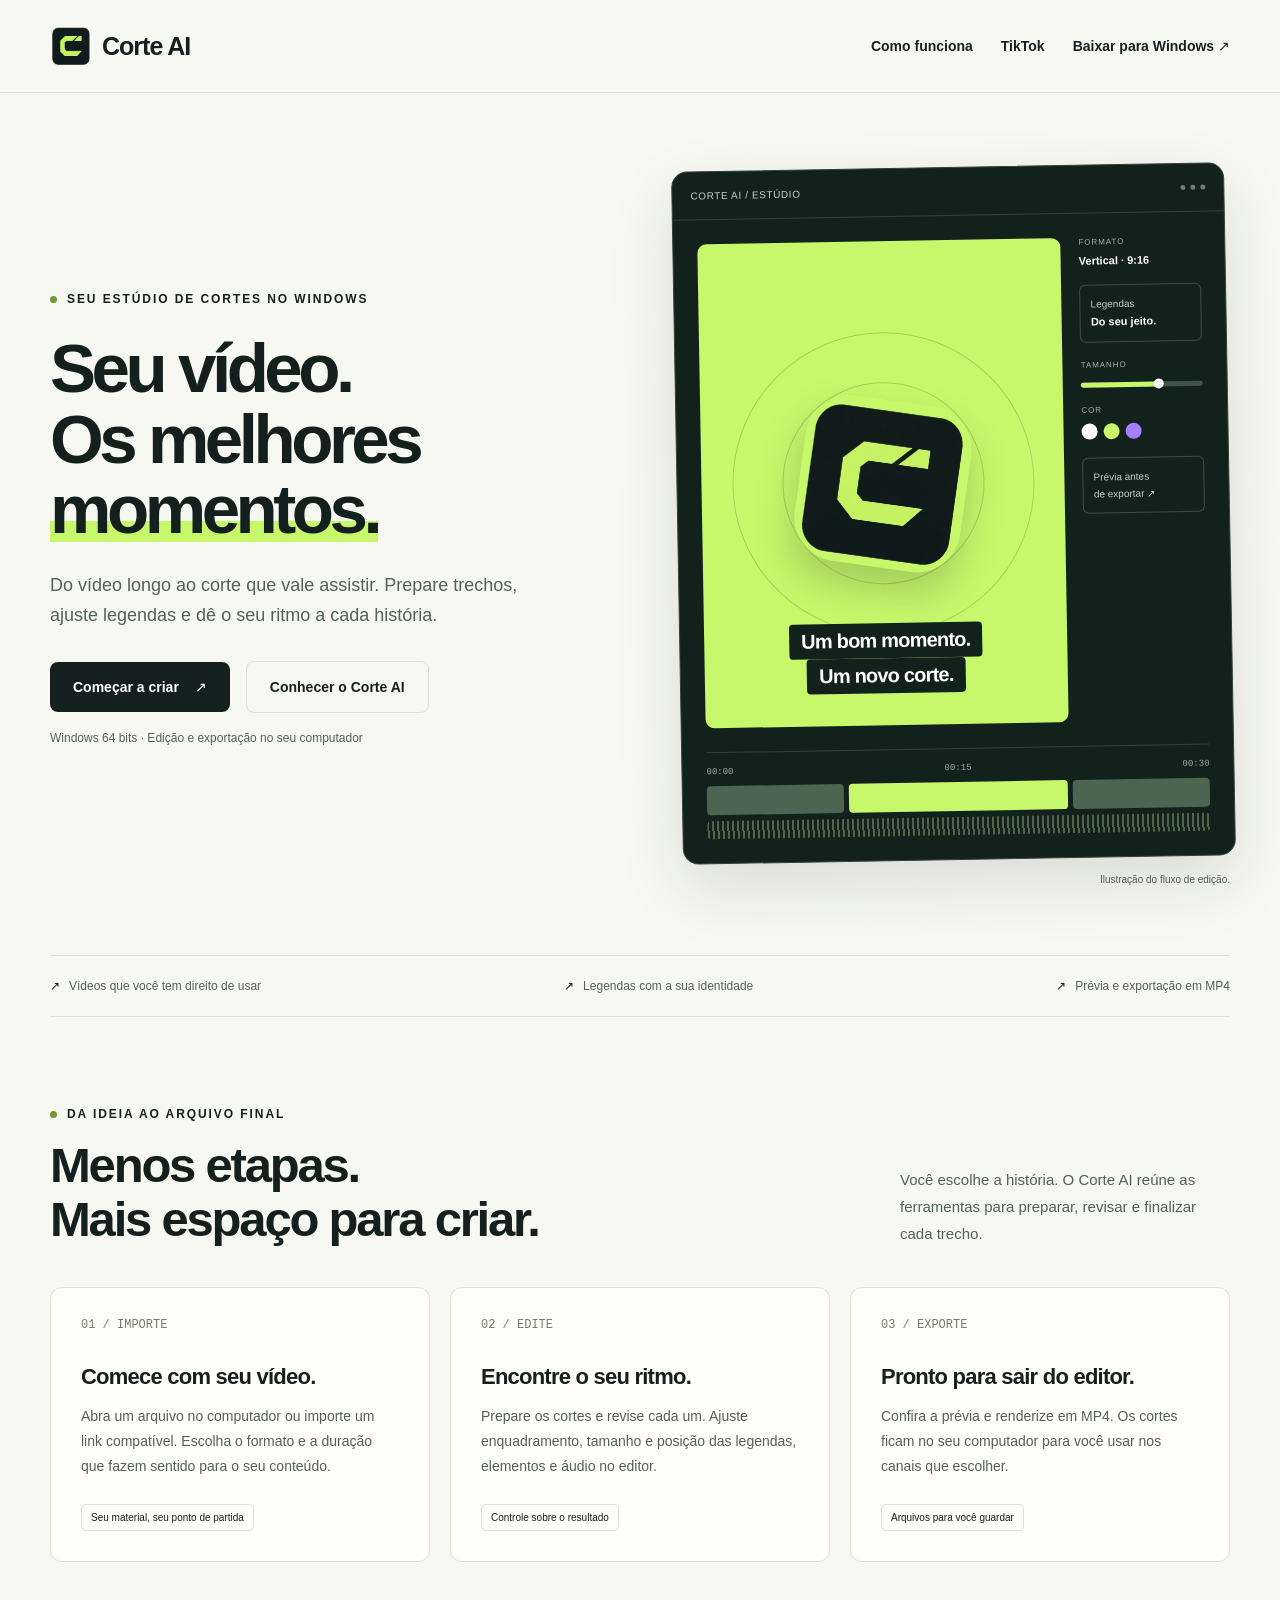
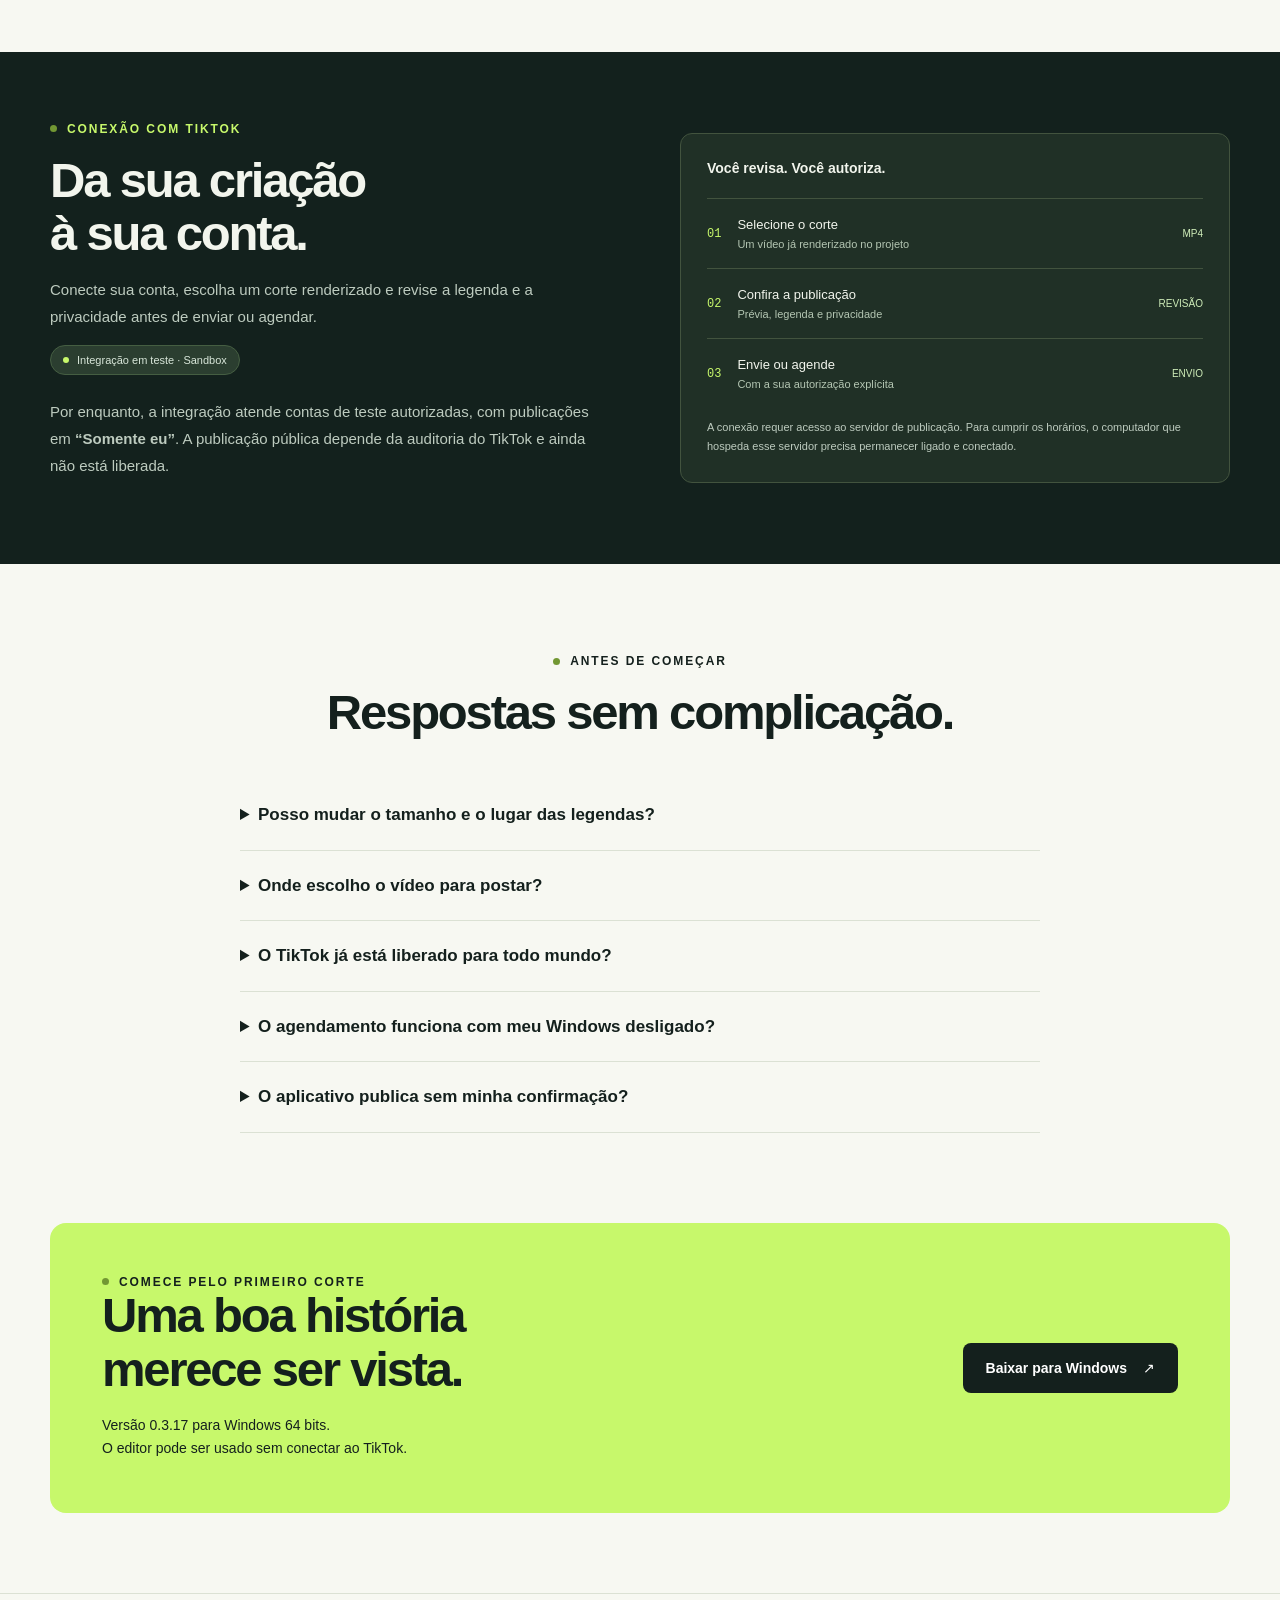
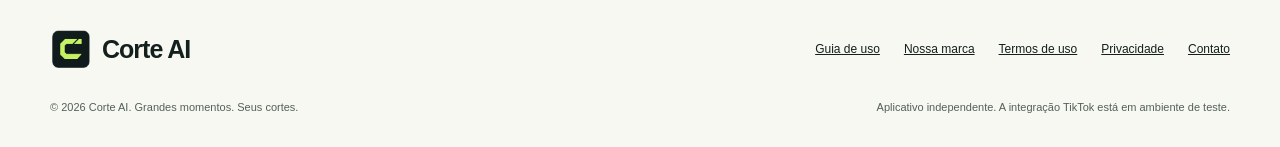
<file: index.html>
<!doctype html>
<html lang="pt-BR"><head><meta charset="utf-8"><meta name="viewport" content="width=device-width, initial-scale=1"><meta name="description" content="Transforme seus vídeos em cortes com legendas, enquadramento e controle criativo no Windows."><meta name="theme-color" content="#14201d"><meta property="og:title" content="Corte AI — Grandes momentos. Seus cortes."><meta property="og:description" content="Transforme seus vídeos em cortes com legendas, enquadramento e controle criativo no Windows."><meta property="og:type" content="website"><meta property="og:image" content="https://mrcvinic.github.io/cortesbr-site/assets/brand/icon-512.png"><title>Corte AI — Grandes momentos. Seus cortes.</title><link rel="icon" type="image/png" href="assets/brand/icon-32.png"><link rel="stylesheet" href="style.css"></head><body><a class="skip" href="#conteudo">Pular para o conteúdo</a><header class="header"><nav class="wrap nav" aria-label="Principal"><a class="logo" href="index.html" aria-label="Corte AI — início"><img src="assets/brand/icon-512.png" width="42" height="42" alt="">Corte AI</a><div class="navlinks"><a href="index.html#como-funciona">Como funciona</a><a href="index.html#tiktok">TikTok</a><a class="nav-download" href="index.html#download">Baixar para Windows ↗</a></div></nav></header><main id="conteudo"><div class="wrap"><section class="hero"><div><div class="eyebrow">Seu estúdio de cortes no Windows</div><h1>Seu vídeo.<br>Os melhores<br><em>momentos.</em></h1><p class="lead">Do vídeo longo ao corte que vale assistir. Prepare trechos, ajuste legendas e dê o seu ritmo a cada história.</p><div class="actions"><a class="button" href="#download">Começar a criar <span aria-hidden="true">↗</span></a><a class="button secondary" href="#como-funciona">Conhecer o Corte AI</a></div><p class="micro">Windows 64 bits · Edição e exportação no seu computador</p></div><figure class="visual"><div class="studio" role="img" aria-label="Ilustração de edição: vídeo vertical, controles de legenda e linha do tempo"><div class="studio-bar"><span>CORTE AI / ESTÚDIO</span><span class="dots"><i></i><i></i><i></i></span></div><div class="stage"><div class="frame"><img src="assets/brand/icon-512.png" alt="" width="180" height="180"><div class="caption"><span>Um bom momento.</span><br><span>Um novo corte.</span></div></div><div class="inspector"><div><div class="mini-label">FORMATO</div><strong>Vertical · 9:16</strong></div><div class="mini-card">Legendas<br><strong>Do seu jeito.</strong></div><div><div class="mini-label">TAMANHO</div><div class="mini-track"></div></div><div><div class="mini-label">COR</div><div class="swatches"><i></i><i></i><i></i></div></div><div class="mini-card">Prévia antes<br>de exportar ↗</div></div></div><div class="timeline"><div class="ruler"><span>00:00</span><span>00:15</span><span>00:30</span></div><div class="clips"><i></i><i></i><i></i></div><div class="audio"></div></div></div><figcaption>Ilustração do fluxo de edição.</figcaption></figure></section><div class="strip"><span>Vídeos que você tem direito de usar</span><span>Legendas com a sua identidade</span><span>Prévia e exportação em MP4</span></div><section class="block" id="como-funciona"><div class="section-top"><div><div class="eyebrow">Da ideia ao arquivo final</div><h2>Menos etapas.<br>Mais espaço para criar.</h2></div><p>Você escolhe a história. O Corte AI reúne as ferramentas para preparar, revisar e finalizar cada trecho.</p></div><div class="steps"><article class="card"><span class="number">01 / IMPORTE</span><h3>Comece com seu vídeo.</h3><p>Abra um arquivo no computador ou importe um link compatível. Escolha o formato e a duração que fazem sentido para o seu conteúdo.</p><span class="tag">Seu material, seu ponto de partida</span></article><article class="card"><span class="number">02 / EDITE</span><h3>Encontre o seu ritmo.</h3><p>Prepare os cortes e revise cada um. Ajuste enquadramento, tamanho e posição das legendas, elementos e áudio no editor.</p><span class="tag">Controle sobre o resultado</span></article><article class="card"><span class="number">03 / EXPORTE</span><h3>Pronto para sair do editor.</h3><p>Confira a prévia e renderize em MP4. Os cortes ficam no seu computador para você usar nos canais que escolher.</p><span class="tag">Arquivos para você guardar</span></article></div></section></div><section class="dark-section" id="tiktok"><div class="wrap split"><div><div class="eyebrow">Conexão com TikTok</div><h2>Da sua criação<br>à sua conta.</h2><p>Conecte sua conta, escolha um corte renderizado e revise a legenda e a privacidade antes de enviar ou agendar.</p><span class="status">Integração em teste · Sandbox</span><p>Por enquanto, a integração atende contas de teste autorizadas, com publicações em <strong>“Somente eu”</strong>. A publicação pública depende da auditoria do TikTok e ainda não está liberada.</p></div><div class="queue"><h3>Você revisa. Você autoriza.</h3><div class="queue-row"><span class="queue-num">01</span><div>Selecione o corte<small>Um vídeo já renderizado no projeto</small></div><b>MP4</b></div><div class="queue-row"><span class="queue-num">02</span><div>Confira a publicação<small>Prévia, legenda e privacidade</small></div><b>REVISÃO</b></div><div class="queue-row"><span class="queue-num">03</span><div>Envie ou agende<small>Com a sua autorização explícita</small></div><b>ENVIO</b></div><p class="queue-note">A conexão requer acesso ao servidor de publicação. Para cumprir os horários, o computador que hospeda esse servidor precisa permanecer ligado e conectado.</p></div></div></section><div class="wrap"><section class="block"><div class="center"><div class="eyebrow">Antes de começar</div><h2>Respostas sem complicação.</h2></div><div class="faq"><details><summary>Posso mudar o tamanho e o lugar das legendas?</summary><p>Sim. No editor você ajusta o tamanho, a posição e o estilo das legendas. Confira a prévia e renderize novamente para aplicar os ajustes ao vídeo final.</p></details><details><summary>Onde escolho o vídeo para postar?</summary><p>Na aba Agendamento, use “Corte para publicar” para selecionar um corte já renderizado. Se a lista estiver vazia, abra um projeto, prepare e renderize um corte primeiro. A publicação depende da conta conectada e do servidor configurado.</p></details><details><summary>O TikTok já está liberado para todo mundo?</summary><p>Ainda não. Estamos em Sandbox: somente contas de teste autorizadas e publicações privadas. Não há promessa de data para liberação pública; ela depende da revisão do TikTok.</p></details><details><summary>O agendamento funciona com meu Windows desligado?</summary><p>O servidor que executa a fila precisa ficar ligado e conectado. Se ele estiver no mesmo Windows que você desligar, o envio não acontecerá naquele horário. Quando o servidor está em outro computador ativo, você pode fechar o editor.</p></details><details><summary>O aplicativo publica sem minha confirmação?</summary><p>Não. Você seleciona o corte, revisa as opções e autoriza o envio. Desconectar a conta cancela os agendamentos ainda não enviados; envios já iniciados precisam ser conferidos no TikTok.</p></details></div></section><section class="cta" id="download"><div><div class="eyebrow">Comece pelo primeiro corte</div><h2>Uma boa história<br>merece ser vista.</h2><p>Versão 0.3.17 para Windows 64 bits.<br>O editor pode ser usado sem conectar ao TikTok.</p></div><a class="button" href="https://corte-ai.alltek.com.br/updates/Corte-AI-Setup-0.3.17.exe">Baixar para Windows <span aria-hidden="true">↗</span></a></section></div></main><footer class="footer"><div class="wrap"><div class="footer-top"><a class="logo" href="index.html"><img src="assets/brand/icon-512.png" width="42" height="42" alt="">Corte AI</a><div class="footer-links"><a href="guide.html">Guia de uso</a><a href="brand.html">Nossa marca</a><a href="terms.html">Termos de uso</a><a href="privacy.html">Privacidade</a><a href="mailto:cortesbr.studio@gmail.com">Contato</a></div></div><div class="footer-bottom"><span>© 2026 Corte AI. Grandes momentos. Seus cortes.</span><span>Aplicativo independente. A integração TikTok está em ambiente de teste.</span></div></div></footer></body></html>
</file>
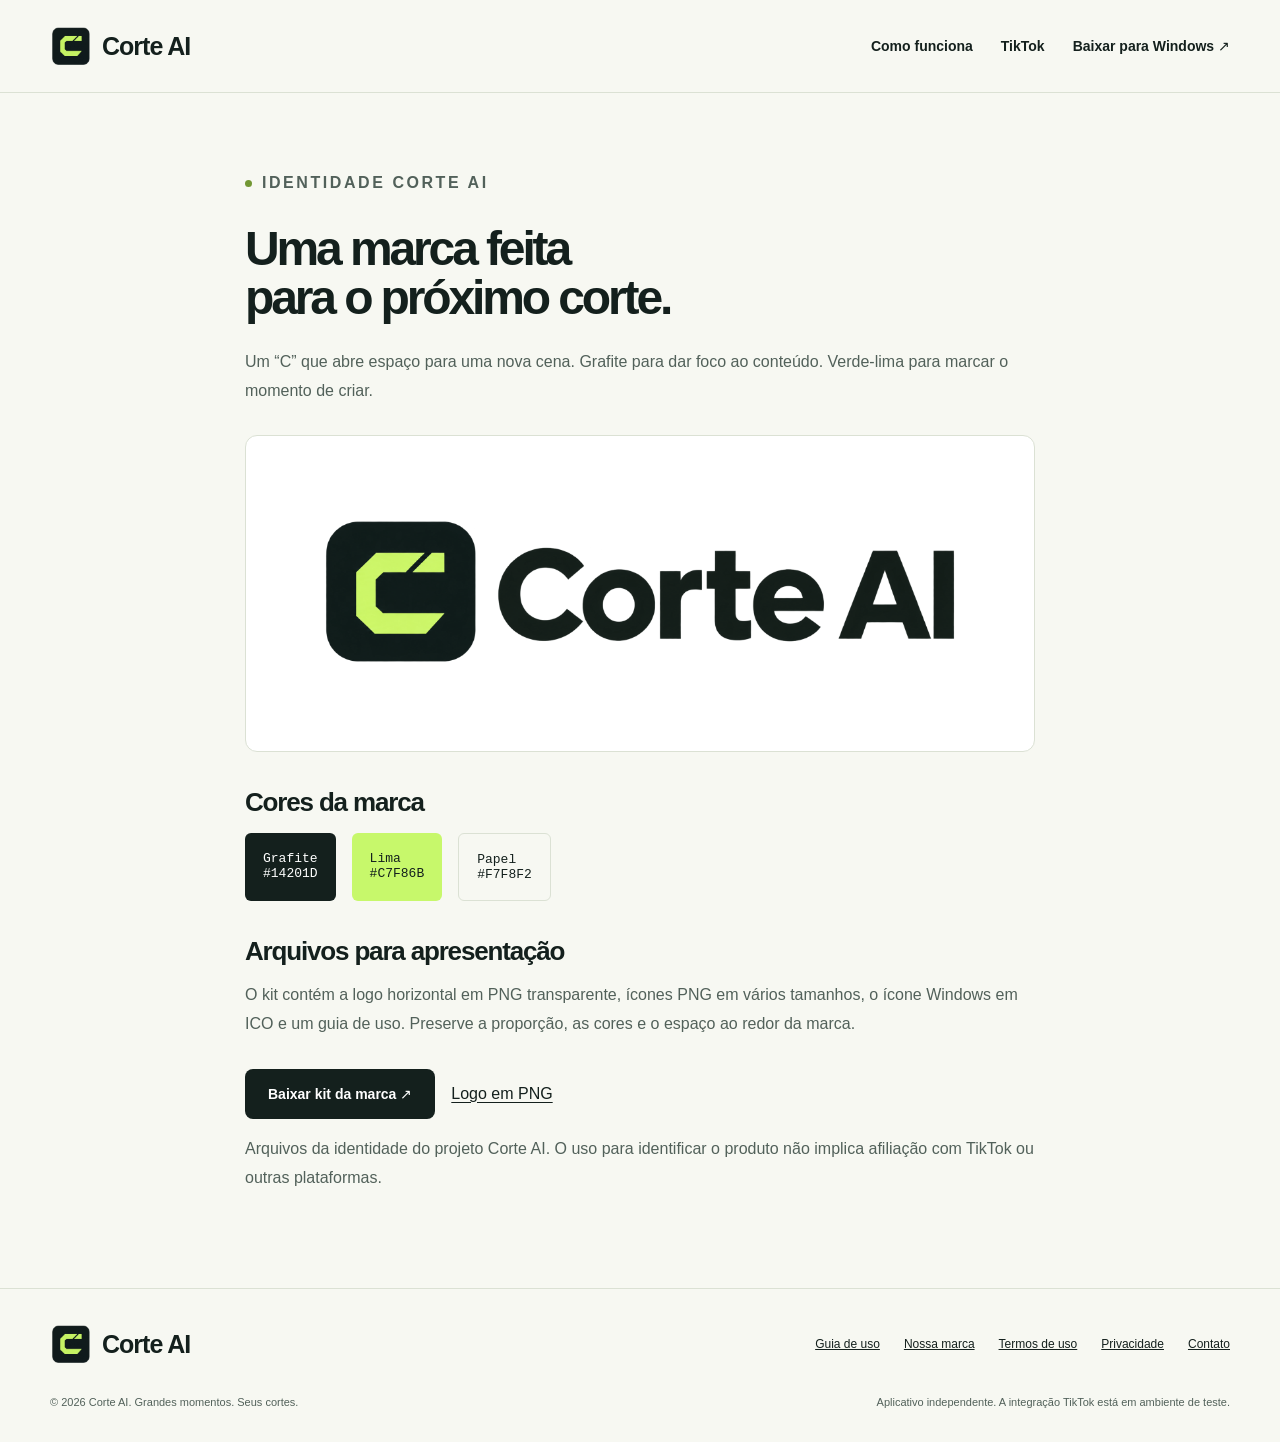
<file: brand.html>
<!doctype html>
<html lang="pt-BR"><head><meta charset="utf-8"><meta name="viewport" content="width=device-width, initial-scale=1"><meta name="description" content="Transforme seus vídeos em cortes com legendas, enquadramento e controle criativo no Windows."><meta name="theme-color" content="#14201d"><meta property="og:title" content="Nossa marca — Corte AI"><meta property="og:description" content="Transforme seus vídeos em cortes com legendas, enquadramento e controle criativo no Windows."><meta property="og:type" content="website"><meta property="og:image" content="https://mrcvinic.github.io/cortesbr-site/assets/brand/icon-512.png"><title>Nossa marca — Corte AI</title><link rel="icon" type="image/png" href="assets/brand/icon-32.png"><link rel="stylesheet" href="style.css"></head><body><a class="skip" href="#conteudo">Pular para o conteúdo</a><header class="header"><nav class="wrap nav" aria-label="Principal"><a class="logo" href="index.html" aria-label="Corte AI — início"><img src="assets/brand/icon-512.png" width="42" height="42" alt="">Corte AI</a><div class="navlinks"><a href="index.html#como-funciona">Como funciona</a><a href="index.html#tiktok">TikTok</a><a class="nav-download" href="index.html#download">Baixar para Windows ↗</a></div></nav></header><main id="conteudo" class="wrap document"><p class="eyebrow">Identidade Corte AI</p><h1>Uma marca feita<br>para o próximo corte.</h1><p>Um “C” que abre espaço para uma nova cena. Grafite para dar foco ao conteúdo. Verde-lima para marcar o momento de criar.</p><div class="brand-preview"><img src="assets/brand/logo-horizontal.png" alt="Logo Corte AI" width="1086" height="362"></div><h2>Cores da marca</h2><div class="palette"><span style="background:#14201d;color:white">Grafite<br>#14201D</span><span style="background:#c7f86b">Lima<br>#C7F86B</span><span style="background:#f7f8f2;border:1px solid #dbe1d4">Papel<br>#F7F8F2</span></div><h2>Arquivos para apresentação</h2><p>O kit contém a logo horizontal em PNG transparente, ícones PNG em vários tamanhos, o ícone Windows em ICO e um guia de uso. Preserve a proporção, as cores e o espaço ao redor da marca.</p><div class="actions"><a class="button" href="assets/corte-ai-brand-kit.zip" download>Baixar kit da marca ↗</a><a href="assets/brand/logo-horizontal.png" download>Logo em PNG</a></div><p class="micro">Arquivos da identidade do projeto Corte AI. O uso para identificar o produto não implica afiliação com TikTok ou outras plataformas.</p></main><footer class="footer"><div class="wrap"><div class="footer-top"><a class="logo" href="index.html"><img src="assets/brand/icon-512.png" width="42" height="42" alt="">Corte AI</a><div class="footer-links"><a href="guide.html">Guia de uso</a><a href="brand.html">Nossa marca</a><a href="terms.html">Termos de uso</a><a href="privacy.html">Privacidade</a><a href="mailto:cortesbr.studio@gmail.com">Contato</a></div></div><div class="footer-bottom"><span>© 2026 Corte AI. Grandes momentos. Seus cortes.</span><span>Aplicativo independente. A integração TikTok está em ambiente de teste.</span></div></div></footer></body></html>
</file>
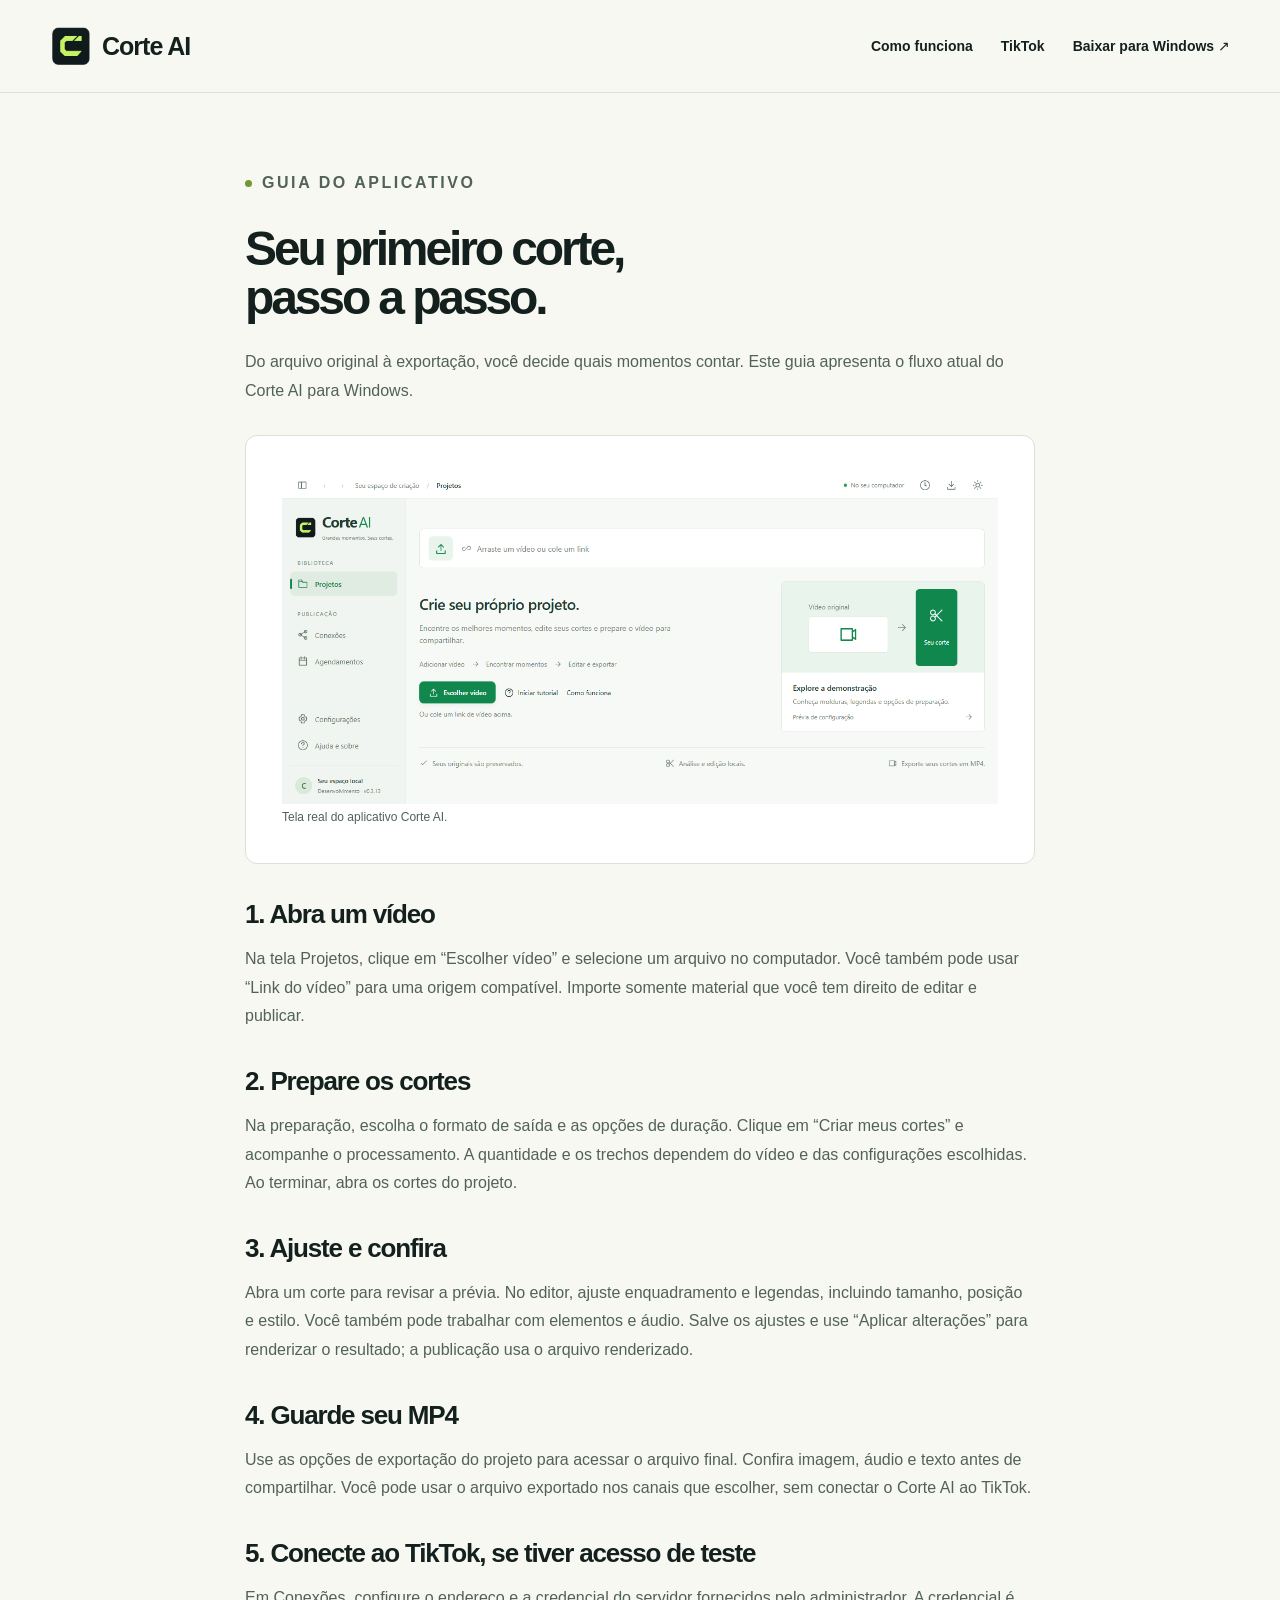
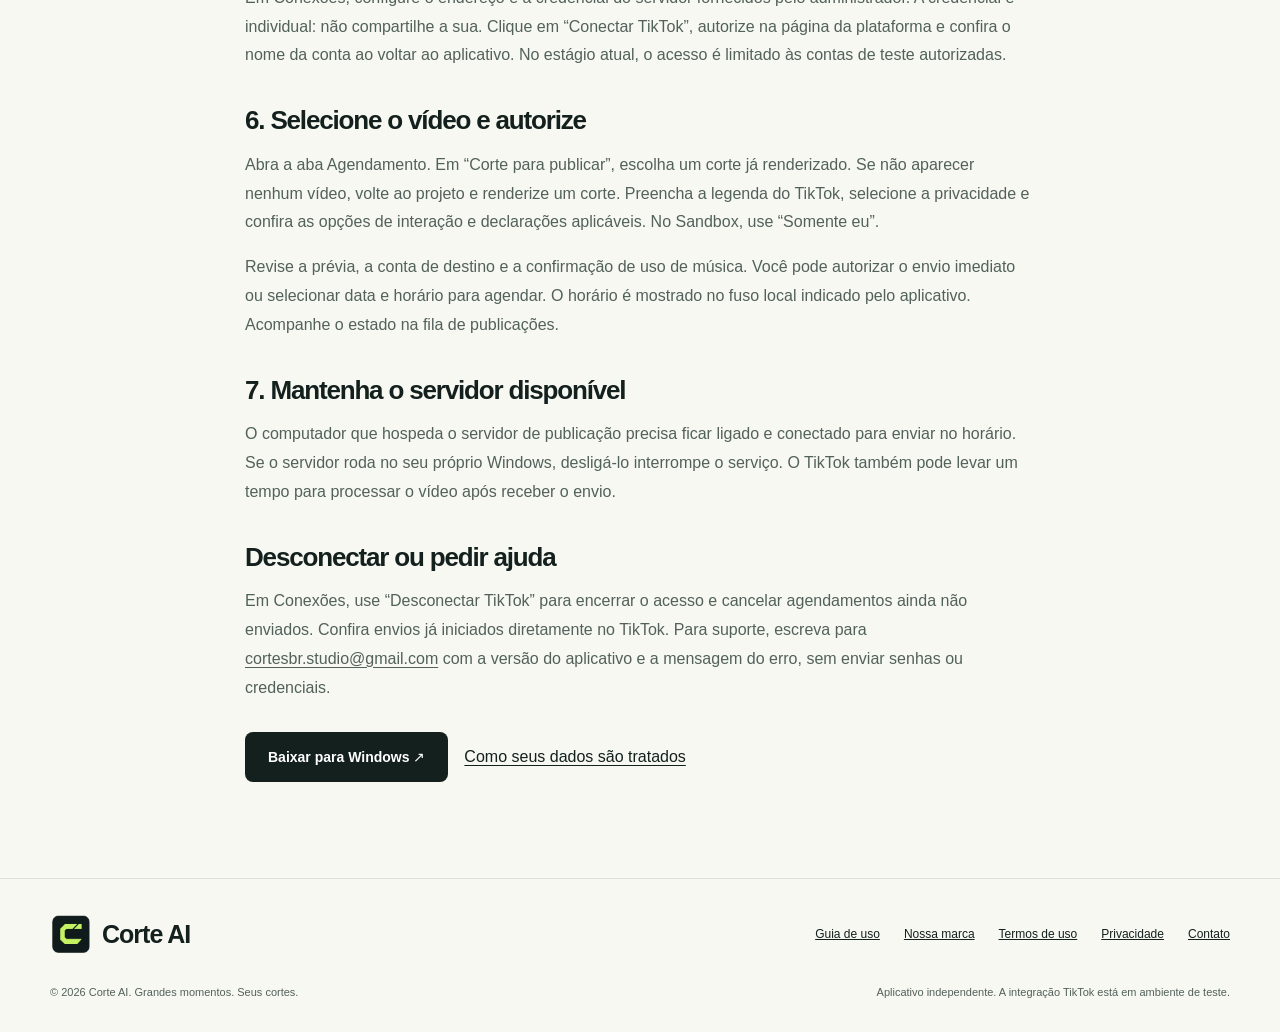
<file: guide.html>
<!doctype html>
<html lang="pt-BR"><head><meta charset="utf-8"><meta name="viewport" content="width=device-width, initial-scale=1"><meta name="description" content="Transforme seus vídeos em cortes com legendas, enquadramento e controle criativo no Windows."><meta name="theme-color" content="#14201d"><meta property="og:title" content="Guia de uso — Corte AI"><meta property="og:description" content="Transforme seus vídeos em cortes com legendas, enquadramento e controle criativo no Windows."><meta property="og:type" content="website"><meta property="og:image" content="https://mrcvinic.github.io/cortesbr-site/assets/brand/icon-512.png"><title>Guia de uso — Corte AI</title><link rel="icon" type="image/png" href="assets/brand/icon-32.png"><link rel="stylesheet" href="style.css"></head><body><a class="skip" href="#conteudo">Pular para o conteúdo</a><header class="header"><nav class="wrap nav" aria-label="Principal"><a class="logo" href="index.html" aria-label="Corte AI — início"><img src="assets/brand/icon-512.png" width="42" height="42" alt="">Corte AI</a><div class="navlinks"><a href="index.html#como-funciona">Como funciona</a><a href="index.html#tiktok">TikTok</a><a class="nav-download" href="index.html#download">Baixar para Windows ↗</a></div></nav></header><main id="conteudo" class="wrap document"><p class="eyebrow">Guia do aplicativo</p><h1>Seu primeiro corte,<br>passo a passo.</h1><p>Do arquivo original à exportação, você decide quais momentos contar. Este guia apresenta o fluxo atual do Corte AI para Windows.</p><figure class="brand-preview"><img src="assets/screenshots/projects.png" width="1304" height="604" alt="Tela Projetos do Corte AI, com o botão Escolher vídeo e a navegação Conexões e Agendamentos"><figcaption class="micro">Tela real do aplicativo Corte AI.</figcaption></figure><h2>1. Abra um vídeo</h2><p>Na tela Projetos, clique em “Escolher vídeo” e selecione um arquivo no computador. Você também pode usar “Link do vídeo” para uma origem compatível. Importe somente material que você tem direito de editar e publicar.</p><h2>2. Prepare os cortes</h2><p>Na preparação, escolha o formato de saída e as opções de duração. Clique em “Criar meus cortes” e acompanhe o processamento. A quantidade e os trechos dependem do vídeo e das configurações escolhidas. Ao terminar, abra os cortes do projeto.</p><h2>3. Ajuste e confira</h2><p>Abra um corte para revisar a prévia. No editor, ajuste enquadramento e legendas, incluindo tamanho, posição e estilo. Você também pode trabalhar com elementos e áudio. Salve os ajustes e use “Aplicar alterações” para renderizar o resultado; a publicação usa o arquivo renderizado.</p><h2>4. Guarde seu MP4</h2><p>Use as opções de exportação do projeto para acessar o arquivo final. Confira imagem, áudio e texto antes de compartilhar. Você pode usar o arquivo exportado nos canais que escolher, sem conectar o Corte AI ao TikTok.</p><h2>5. Conecte ao TikTok, se tiver acesso de teste</h2><p>Em Conexões, configure o endereço e a credencial do servidor fornecidos pelo administrador. A credencial é individual: não compartilhe a sua. Clique em “Conectar TikTok”, autorize na página da plataforma e confira o nome da conta ao voltar ao aplicativo. No estágio atual, o acesso é limitado às contas de teste autorizadas.</p><h2>6. Selecione o vídeo e autorize</h2><p>Abra a aba Agendamento. Em “Corte para publicar”, escolha um corte já renderizado. Se não aparecer nenhum vídeo, volte ao projeto e renderize um corte. Preencha a legenda do TikTok, selecione a privacidade e confira as opções de interação e declarações aplicáveis. No Sandbox, use “Somente eu”.</p><p>Revise a prévia, a conta de destino e a confirmação de uso de música. Você pode autorizar o envio imediato ou selecionar data e horário para agendar. O horário é mostrado no fuso local indicado pelo aplicativo. Acompanhe o estado na fila de publicações.</p><h2>7. Mantenha o servidor disponível</h2><p>O computador que hospeda o servidor de publicação precisa ficar ligado e conectado para enviar no horário. Se o servidor roda no seu próprio Windows, desligá-lo interrompe o serviço. O TikTok também pode levar um tempo para processar o vídeo após receber o envio.</p><h2>Desconectar ou pedir ajuda</h2><p>Em Conexões, use “Desconectar TikTok” para encerrar o acesso e cancelar agendamentos ainda não enviados. Confira envios já iniciados diretamente no TikTok. Para suporte, escreva para <a href="mailto:cortesbr.studio@gmail.com">cortesbr.studio@gmail.com</a> com a versão do aplicativo e a mensagem do erro, sem enviar senhas ou credenciais.</p><div class="actions"><a class="button" href="index.html#download">Baixar para Windows ↗</a><a href="privacy.html">Como seus dados são tratados</a></div></main><footer class="footer"><div class="wrap"><div class="footer-top"><a class="logo" href="index.html"><img src="assets/brand/icon-512.png" width="42" height="42" alt="">Corte AI</a><div class="footer-links"><a href="guide.html">Guia de uso</a><a href="brand.html">Nossa marca</a><a href="terms.html">Termos de uso</a><a href="privacy.html">Privacidade</a><a href="mailto:cortesbr.studio@gmail.com">Contato</a></div></div><div class="footer-bottom"><span>© 2026 Corte AI. Grandes momentos. Seus cortes.</span><span>Aplicativo independente. A integração TikTok está em ambiente de teste.</span></div></div></footer></body></html>
</file>
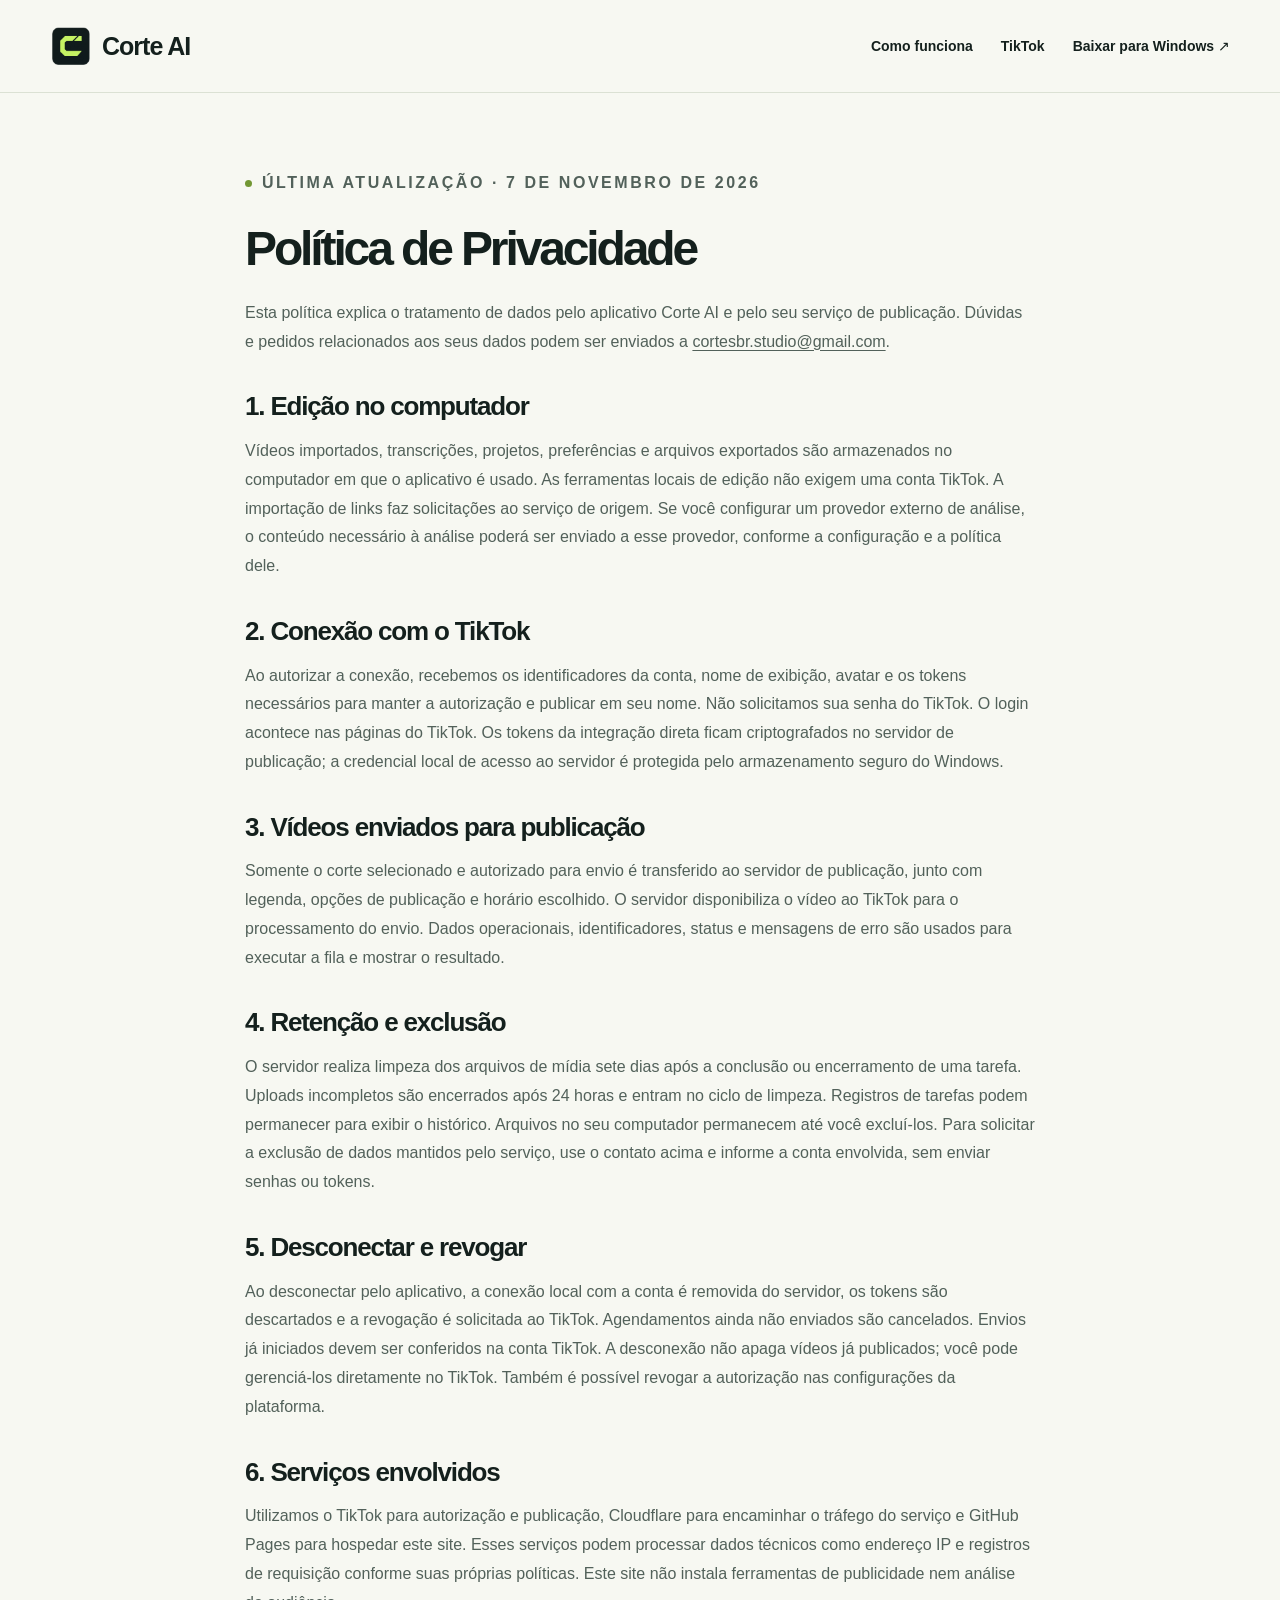
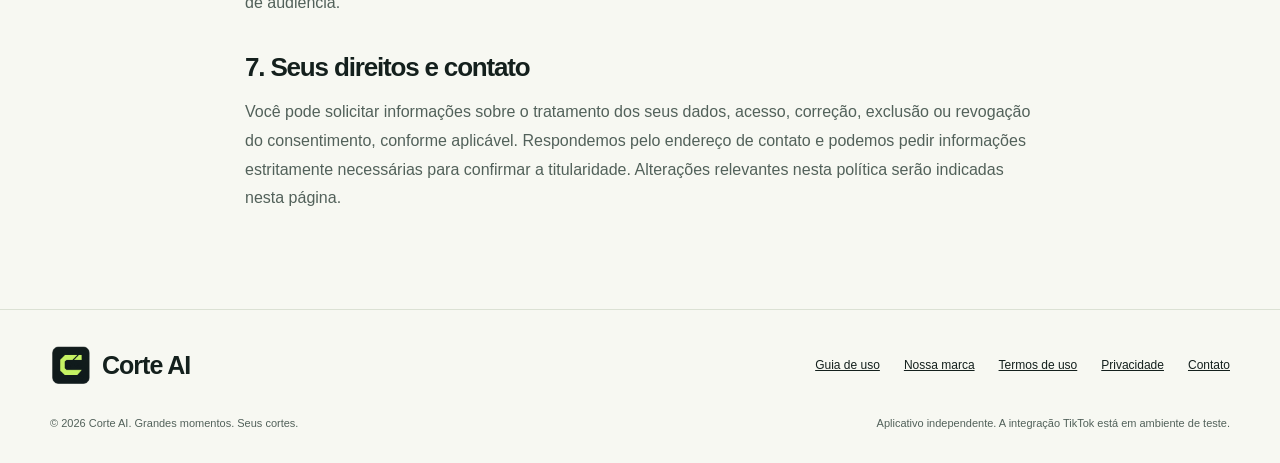
<file: privacy.html>
<!doctype html>
<html lang="pt-BR"><head><meta charset="utf-8"><meta name="viewport" content="width=device-width, initial-scale=1"><meta name="description" content="Transforme seus vídeos em cortes com legendas, enquadramento e controle criativo no Windows."><meta name="theme-color" content="#14201d"><meta property="og:title" content="Privacidade — Corte AI"><meta property="og:description" content="Transforme seus vídeos em cortes com legendas, enquadramento e controle criativo no Windows."><meta property="og:type" content="website"><meta property="og:image" content="https://mrcvinic.github.io/cortesbr-site/assets/brand/icon-512.png"><title>Privacidade — Corte AI</title><link rel="icon" type="image/png" href="assets/brand/icon-32.png"><link rel="stylesheet" href="style.css"></head><body><a class="skip" href="#conteudo">Pular para o conteúdo</a><header class="header"><nav class="wrap nav" aria-label="Principal"><a class="logo" href="index.html" aria-label="Corte AI — início"><img src="assets/brand/icon-512.png" width="42" height="42" alt="">Corte AI</a><div class="navlinks"><a href="index.html#como-funciona">Como funciona</a><a href="index.html#tiktok">TikTok</a><a class="nav-download" href="index.html#download">Baixar para Windows ↗</a></div></nav></header><main id="conteudo" class="wrap document"><p class="eyebrow">Última atualização · 7 de novembro de 2026</p><h1>Política de Privacidade</h1><p>Esta política explica o tratamento de dados pelo aplicativo Corte AI e pelo seu serviço de publicação. Dúvidas e pedidos relacionados aos seus dados podem ser enviados a <a href="mailto:cortesbr.studio@gmail.com">cortesbr.studio@gmail.com</a>.</p><h2>1. Edição no computador</h2><p>Vídeos importados, transcrições, projetos, preferências e arquivos exportados são armazenados no computador em que o aplicativo é usado. As ferramentas locais de edição não exigem uma conta TikTok. A importação de links faz solicitações ao serviço de origem. Se você configurar um provedor externo de análise, o conteúdo necessário à análise poderá ser enviado a esse provedor, conforme a configuração e a política dele.</p><h2>2. Conexão com o TikTok</h2><p>Ao autorizar a conexão, recebemos os identificadores da conta, nome de exibição, avatar e os tokens necessários para manter a autorização e publicar em seu nome. Não solicitamos sua senha do TikTok. O login acontece nas páginas do TikTok. Os tokens da integração direta ficam criptografados no servidor de publicação; a credencial local de acesso ao servidor é protegida pelo armazenamento seguro do Windows.</p><h2>3. Vídeos enviados para publicação</h2><p>Somente o corte selecionado e autorizado para envio é transferido ao servidor de publicação, junto com legenda, opções de publicação e horário escolhido. O servidor disponibiliza o vídeo ao TikTok para o processamento do envio. Dados operacionais, identificadores, status e mensagens de erro são usados para executar a fila e mostrar o resultado.</p><h2>4. Retenção e exclusão</h2><p>O servidor realiza limpeza dos arquivos de mídia sete dias após a conclusão ou encerramento de uma tarefa. Uploads incompletos são encerrados após 24 horas e entram no ciclo de limpeza. Registros de tarefas podem permanecer para exibir o histórico. Arquivos no seu computador permanecem até você excluí-los. Para solicitar a exclusão de dados mantidos pelo serviço, use o contato acima e informe a conta envolvida, sem enviar senhas ou tokens.</p><h2>5. Desconectar e revogar</h2><p>Ao desconectar pelo aplicativo, a conexão local com a conta é removida do servidor, os tokens são descartados e a revogação é solicitada ao TikTok. Agendamentos ainda não enviados são cancelados. Envios já iniciados devem ser conferidos na conta TikTok. A desconexão não apaga vídeos já publicados; você pode gerenciá-los diretamente no TikTok. Também é possível revogar a autorização nas configurações da plataforma.</p><h2>6. Serviços envolvidos</h2><p>Utilizamos o TikTok para autorização e publicação, Cloudflare para encaminhar o tráfego do serviço e GitHub Pages para hospedar este site. Esses serviços podem processar dados técnicos como endereço IP e registros de requisição conforme suas próprias políticas. Este site não instala ferramentas de publicidade nem análise de audiência.</p><h2>7. Seus direitos e contato</h2><p>Você pode solicitar informações sobre o tratamento dos seus dados, acesso, correção, exclusão ou revogação do consentimento, conforme aplicável. Respondemos pelo endereço de contato e podemos pedir informações estritamente necessárias para confirmar a titularidade. Alterações relevantes nesta política serão indicadas nesta página.</p></main><footer class="footer"><div class="wrap"><div class="footer-top"><a class="logo" href="index.html"><img src="assets/brand/icon-512.png" width="42" height="42" alt="">Corte AI</a><div class="footer-links"><a href="guide.html">Guia de uso</a><a href="brand.html">Nossa marca</a><a href="terms.html">Termos de uso</a><a href="privacy.html">Privacidade</a><a href="mailto:cortesbr.studio@gmail.com">Contato</a></div></div><div class="footer-bottom"><span>© 2026 Corte AI. Grandes momentos. Seus cortes.</span><span>Aplicativo independente. A integração TikTok está em ambiente de teste.</span></div></div></footer></body></html>
</file>
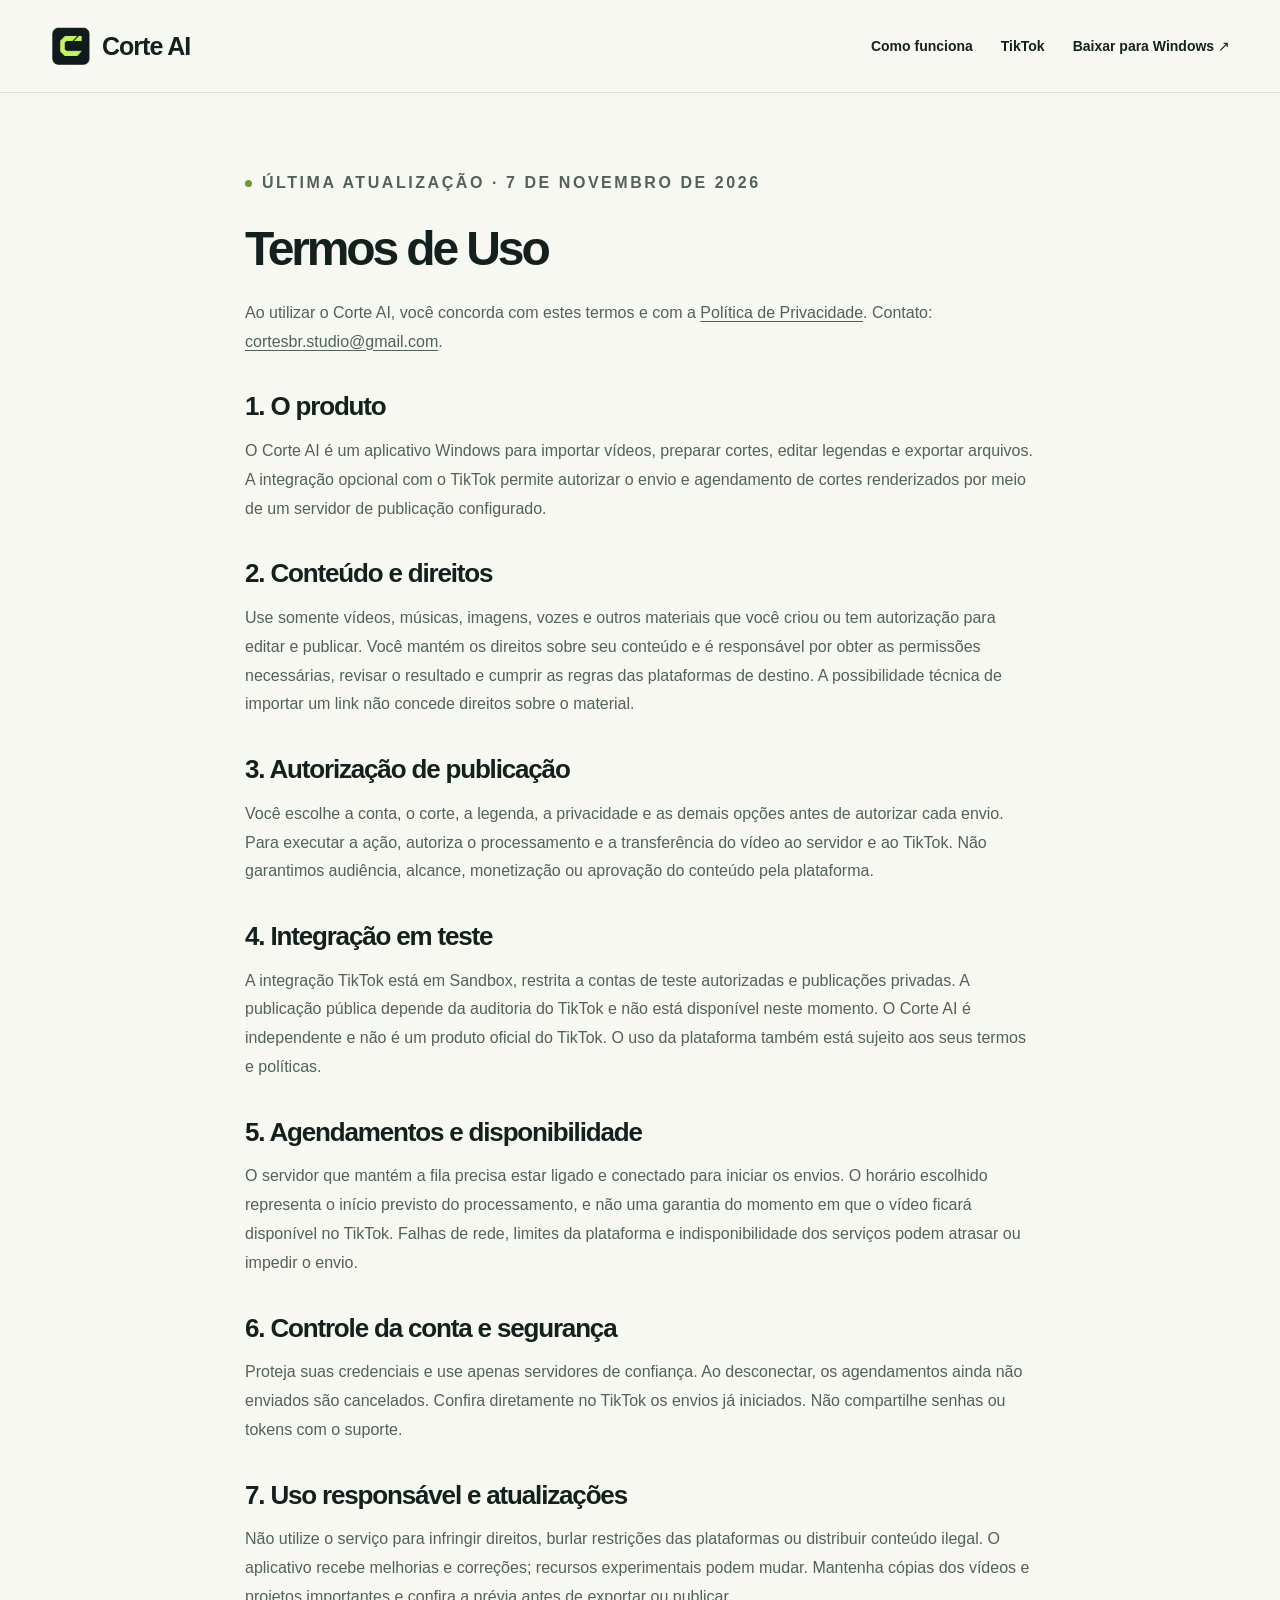
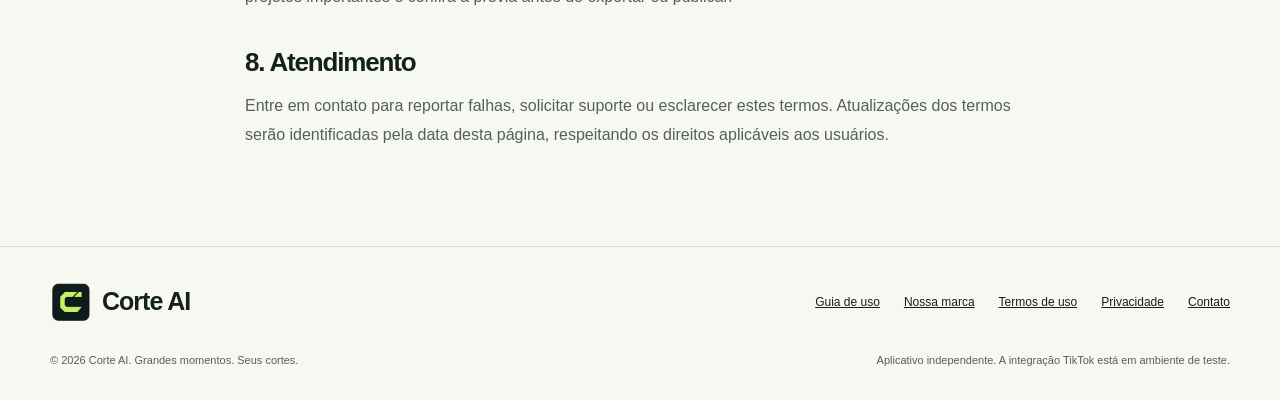
<file: terms.html>
<!doctype html>
<html lang="pt-BR"><head><meta charset="utf-8"><meta name="viewport" content="width=device-width, initial-scale=1"><meta name="description" content="Transforme seus vídeos em cortes com legendas, enquadramento e controle criativo no Windows."><meta name="theme-color" content="#14201d"><meta property="og:title" content="Termos de uso — Corte AI"><meta property="og:description" content="Transforme seus vídeos em cortes com legendas, enquadramento e controle criativo no Windows."><meta property="og:type" content="website"><meta property="og:image" content="https://mrcvinic.github.io/cortesbr-site/assets/brand/icon-512.png"><title>Termos de uso — Corte AI</title><link rel="icon" type="image/png" href="assets/brand/icon-32.png"><link rel="stylesheet" href="style.css"></head><body><a class="skip" href="#conteudo">Pular para o conteúdo</a><header class="header"><nav class="wrap nav" aria-label="Principal"><a class="logo" href="index.html" aria-label="Corte AI — início"><img src="assets/brand/icon-512.png" width="42" height="42" alt="">Corte AI</a><div class="navlinks"><a href="index.html#como-funciona">Como funciona</a><a href="index.html#tiktok">TikTok</a><a class="nav-download" href="index.html#download">Baixar para Windows ↗</a></div></nav></header><main id="conteudo" class="wrap document"><p class="eyebrow">Última atualização · 7 de novembro de 2026</p><h1>Termos de Uso</h1><p>Ao utilizar o Corte AI, você concorda com estes termos e com a <a href="privacy.html">Política de Privacidade</a>. Contato: <a href="mailto:cortesbr.studio@gmail.com">cortesbr.studio@gmail.com</a>.</p><h2>1. O produto</h2><p>O Corte AI é um aplicativo Windows para importar vídeos, preparar cortes, editar legendas e exportar arquivos. A integração opcional com o TikTok permite autorizar o envio e agendamento de cortes renderizados por meio de um servidor de publicação configurado.</p><h2>2. Conteúdo e direitos</h2><p>Use somente vídeos, músicas, imagens, vozes e outros materiais que você criou ou tem autorização para editar e publicar. Você mantém os direitos sobre seu conteúdo e é responsável por obter as permissões necessárias, revisar o resultado e cumprir as regras das plataformas de destino. A possibilidade técnica de importar um link não concede direitos sobre o material.</p><h2>3. Autorização de publicação</h2><p>Você escolhe a conta, o corte, a legenda, a privacidade e as demais opções antes de autorizar cada envio. Para executar a ação, autoriza o processamento e a transferência do vídeo ao servidor e ao TikTok. Não garantimos audiência, alcance, monetização ou aprovação do conteúdo pela plataforma.</p><h2>4. Integração em teste</h2><p>A integração TikTok está em Sandbox, restrita a contas de teste autorizadas e publicações privadas. A publicação pública depende da auditoria do TikTok e não está disponível neste momento. O Corte AI é independente e não é um produto oficial do TikTok. O uso da plataforma também está sujeito aos seus termos e políticas.</p><h2>5. Agendamentos e disponibilidade</h2><p>O servidor que mantém a fila precisa estar ligado e conectado para iniciar os envios. O horário escolhido representa o início previsto do processamento, e não uma garantia do momento em que o vídeo ficará disponível no TikTok. Falhas de rede, limites da plataforma e indisponibilidade dos serviços podem atrasar ou impedir o envio.</p><h2>6. Controle da conta e segurança</h2><p>Proteja suas credenciais e use apenas servidores de confiança. Ao desconectar, os agendamentos ainda não enviados são cancelados. Confira diretamente no TikTok os envios já iniciados. Não compartilhe senhas ou tokens com o suporte.</p><h2>7. Uso responsável e atualizações</h2><p>Não utilize o serviço para infringir direitos, burlar restrições das plataformas ou distribuir conteúdo ilegal. O aplicativo recebe melhorias e correções; recursos experimentais podem mudar. Mantenha cópias dos vídeos e projetos importantes e confira a prévia antes de exportar ou publicar.</p><h2>8. Atendimento</h2><p>Entre em contato para reportar falhas, solicitar suporte ou esclarecer estes termos. Atualizações dos termos serão identificadas pela data desta página, respeitando os direitos aplicáveis aos usuários.</p></main><footer class="footer"><div class="wrap"><div class="footer-top"><a class="logo" href="index.html"><img src="assets/brand/icon-512.png" width="42" height="42" alt="">Corte AI</a><div class="footer-links"><a href="guide.html">Guia de uso</a><a href="brand.html">Nossa marca</a><a href="terms.html">Termos de uso</a><a href="privacy.html">Privacidade</a><a href="mailto:cortesbr.studio@gmail.com">Contato</a></div></div><div class="footer-bottom"><span>© 2026 Corte AI. Grandes momentos. Seus cortes.</span><span>Aplicativo independente. A integração TikTok está em ambiente de teste.</span></div></div></footer></body></html>
</file>
<file: style.css>
@charset "UTF-8";
:root{--ink:#14201d;--muted:#52615a;--paper:#f7f8f2;--lime:#c7f86b;--line:#dbe1d4;--dark:#13211d;font-family:Arial,Helvetica,sans-serif;color:var(--ink);background:var(--paper);font-synthesis:none}*{box-sizing:border-box}html{scroll-behavior:smooth;scroll-padding-top:100px}body{margin:0}a{color:inherit}a:focus-visible,summary:focus-visible{outline:3px solid #48851c;outline-offset:6px}img{max-width:100%;height:auto}button,a{-webkit-tap-highlight-color:transparent}.wrap{width:min(1180px,calc(100% - 64px));margin:auto}.skip{position:absolute;top:-100px;background:var(--lime);padding:16px;z-index:9}.skip:focus{top:8px}.header{border-bottom:1px solid var(--line);background:var(--paper)}.nav{min-height:92px;display:flex;align-items:center;gap:36px}.logo{display:inline-flex;align-items:center;gap:10px;text-decoration:none;font-size:25px;font-weight:800;letter-spacing:-1px;white-space:nowrap}.logo img{width:42px;height:42px}.navlinks{margin-left:auto;display:flex;gap:28px;align-items:center;font-size:14px;font-weight:600}.navlinks a{text-decoration:none}.navlinks a:hover{text-decoration:underline}.pill{display:inline-block;background:#e8edde;padding:9px 14px;border-radius:30px;font-size:12px;letter-spacing:.04em}.hero{padding:74px 0 70px;display:grid;grid-template-columns:1.05fr 1fr;gap:46px;align-items:center}.eyebrow{font-size:12px;letter-spacing:.16em;text-transform:uppercase;font-weight:700;display:flex;align-items:center;gap:10px}.eyebrow:before{content:'';width:7px;height:7px;background:#729733;border-radius:50%}h1{font-size:clamp(48px,5.4vw,76px);line-height:1.02;letter-spacing:-.065em;margin:27px 0 25px;font-weight:800}h1 em{font-style:normal;position:relative;white-space:nowrap;background:linear-gradient(transparent 65%,var(--lime) 65%,var(--lime) 92%,transparent 92%)}.lead{font-size:18px;line-height:1.7;color:var(--muted);max-width:470px}.actions{display:flex;gap:16px;align-items:center;flex-wrap:wrap;margin:30px 0 16px}.button{display:inline-flex;align-items:center;justify-content:center;gap:16px;background:var(--ink);color:white;padding:17px 23px;text-decoration:none;border-radius:8px;font-weight:700;font-size:14px}.button:hover{background:#304139}.button.lime{color:var(--ink);background:var(--lime)}.button.secondary{background:transparent;color:var(--ink);border:1px solid var(--line)}.micro{font-size:12px;color:var(--muted);line-height:1.6}.visual{margin:0;min-width:0}.studio{background:var(--dark);border:1px solid #33433b;border-radius:16px;box-shadow:0 24px 65px #14201d20;overflow:hidden;transform:rotate(-1deg)}.studio-bar{display:flex;align-items:center;justify-content:space-between;color:#c6d3ca;font-size:10px;letter-spacing:.06em;padding:18px;border-bottom:1px solid #33433b}.dots{display:flex;gap:5px}.dots i{width:5px;height:5px;background:#6d7d73;border-radius:100%}.stage{display:grid;grid-template-columns:1fr 122px;gap:18px;padding:24px}.frame{aspect-ratio:9/12;background:#c7f86b;border-radius:9px;position:relative;overflow:hidden;display:flex;align-items:center;justify-content:center}.frame:before,.frame:after{content:'';position:absolute;border:1px solid #507b3650;width:300px;height:300px;border-radius:50%}.frame:after{width:200px;height:200px}.frame img{width:46%;position:relative;z-index:1;transform:rotate(9deg);box-shadow:0 20px 40px #14201d35;border-radius:26%}.caption{position:absolute;bottom:32px;left:15px;right:15px;z-index:2;text-align:center;font-size:20px;font-weight:800;letter-spacing:-.04em;color:#fff}.caption span{display:inline-block;background:#13211d;padding:6px 12px;border-radius:4px}.inspector{color:#c5cfc6;display:flex;flex-direction:column;gap:18px;font-size:10px}.inspector strong{font-size:11px;color:white}.mini-label{font-size:8px;letter-spacing:.12em;color:#a6b5aa;margin-bottom:8px}.mini-track{height:5px;border-radius:9px;background:#405448;margin-top:13px;position:relative}.mini-track:before{content:'';display:block;width:65%;height:5px;background:var(--lime);border-radius:9px}.mini-track:after{content:'';position:absolute;width:10px;height:10px;border-radius:50%;background:#fff;left:60%;top:-3px}.swatches{display:flex;gap:6px;margin-top:9px}.swatches i{width:16px;height:16px;border-radius:50%;background:white}.swatches i:nth-child(2){background:var(--lime)}.swatches i:nth-child(3){background:#a67eff}.mini-card{border:1px solid #3c4e42;border-radius:6px;padding:10px;line-height:1.7}.timeline{margin:0 24px 24px;border-top:1px solid #33433b;padding-top:14px}.ruler{display:flex;justify-content:space-between;color:#9dac9f;font:9px monospace;margin-bottom:9px}.clips{display:flex;gap:5px}.clips i{display:block;height:29px;flex:1;background:#4d6550;border-radius:4px}.clips i:nth-child(2){background:var(--lime);flex:1.6}.audio{margin-top:6px;height:18px;background:repeating-linear-gradient(90deg,#6a825c 0 2px,transparent 2px 5px);border-radius:4px;opacity:.7}.visual figcaption{font-size:10px;text-align:right;color:var(--muted);margin-top:14px}.strip{display:flex;justify-content:space-between;gap:24px;border-top:1px solid var(--line);border-bottom:1px solid var(--line);padding:23px 0;color:var(--muted);font-size:12px}.strip span:before{content:'↗';margin-right:9px;color:var(--ink)}section.block{padding:90px 0}.section-top{display:flex;justify-content:space-between;align-items:flex-end;gap:40px;margin-bottom:40px}h2{font-size:clamp(32px,4vw,49px);line-height:1.1;letter-spacing:-.045em;margin:18px 0 0;font-weight:750}.section-top p{max-width:330px;margin:0;color:var(--muted);font-size:15px;line-height:1.8}.steps{display:grid;grid-template-columns:repeat(3,1fr);gap:20px}.card{padding:30px;border:1px solid var(--line);border-radius:12px;background:#fffefa}.number{font-family:monospace;color:#708063;font-size:12px;display:block;margin-bottom:32px}.card h3{font-size:22px;letter-spacing:-.035em;margin:0 0 14px}.card p{font-size:14px;line-height:1.8;color:var(--muted);margin:0}.tag{display:inline-block;border:1px solid var(--line);padding:7px 9px;font-size:10px;border-radius:5px;margin-top:24px}.dark-section{background:var(--dark);color:#f2f5ed;padding:70px 0}.split{display:grid;grid-template-columns:1fr 1fr;gap:80px;align-items:center}.dark-section p{color:#bdcbbf;line-height:1.8;font-size:15px}.dark-section .eyebrow{color:var(--lime)}.status{display:inline-flex;align-items:center;gap:8px;background:#2b3e30;color:#d8e6d9;border:1px solid #455e42;font-size:11px;padding:8px 12px;border-radius:30px;margin-bottom:8px}.status:before{content:'';width:6px;height:6px;background:var(--lime);border-radius:50%}.queue{background:#203026;border:1px solid #42533e;border-radius:12px;padding:26px}.queue h3{margin:0 0 22px;font-size:14px}.queue-row{display:flex;align-items:center;gap:16px;border-top:1px solid #42533e;padding:18px 0;font-size:13px}.queue-num{font:12px monospace;color:var(--lime)}.queue-row small{display:block;color:#b4c6b3;font-size:11px;margin-top:6px}.queue-row b{margin-left:auto;font-weight:normal;font-size:10px;color:#cfedb9}.queue-note{font-size:11px!important;margin:10px 0 0;line-height:1.7!important}.faq{max-width:800px;margin:40px auto 0}details{border-bottom:1px solid var(--line);padding:22px 0}summary{cursor:pointer;font-size:17px;font-weight:600;line-height:1.5}details p{font-size:15px;line-height:1.8;color:var(--muted);max-width:690px}.cta{background:var(--lime);padding:52px;border-radius:16px;display:flex;align-items:center;justify-content:space-between;gap:30px;margin-bottom:80px}.cta h2{margin:0;max-width:620px}.cta p{font-size:14px;margin:17px 0 0;line-height:1.7}.footer{border-top:1px solid var(--line);padding:34px 0 30px}.footer-top{display:flex;justify-content:space-between;gap:24px;align-items:center}.footer-links{display:flex;flex-wrap:wrap;gap:24px;font-size:12px}.footer-bottom{margin-top:28px;font-size:11px;color:var(--muted);display:flex;justify-content:space-between;gap:20px;line-height:1.7}.document{max-width:790px;padding:60px 0 80px}.document h1{font-size:48px}.document h2{font-size:26px;margin:36px 0 16px}.document p,.document li{font-size:16px;line-height:1.8;color:var(--muted)}.document a{text-underline-offset:3px}.brand-preview{background:white;padding:36px;border:1px solid var(--line);border-radius:12px;margin:30px 0}.palette{display:flex;gap:16px;flex-wrap:wrap}.palette span{padding:18px;border-radius:6px;font:13px monospace}.center{text-align:center}.center .eyebrow{justify-content:center}
@media(max-width:900px){.wrap{width:calc(100% - 40px)}.nav{gap:16px;min-height:78px}.navlinks{gap:16px}.hero{gap:28px;padding-top:50px}.stage{grid-template-columns:1fr 90px;padding:16px;gap:12px}.inspector{gap:12px}.caption{font-size:16px;bottom:20px}.split{gap:35px}.card{padding:24px}.cta{padding:36px}.navlinks .nav-download{display:none}}
@media(max-width:650px){.wrap{width:calc(100% - 36px)}.nav{min-height:74px}.logo{font-size:22px}.logo img{width:35px;height:35px}.navlinks{font-size:12px;gap:14px}.navlinks a:first-child{display:none}.hero{grid-template-columns:1fr;padding:44px 0 36px;gap:35px}h1{font-size:57px;max-width:440px}.lead{font-size:16px}.studio{transform:none}.stage{grid-template-columns:1fr 110px;padding:24px}.frame{aspect-ratio:9/10}.caption{font-size:21px}.strip{flex-wrap:wrap;justify-content:flex-start;gap:15px 22px;font-size:11px}.steps,.split{grid-template-columns:1fr}.section-top{display:block}.section-top p{margin-top:24px}.card{padding:28px}.number{margin-bottom:20px}.block,section.block{padding:58px 0}.dark-section{padding:50px 0}.split{gap:28px}.cta{display:block;padding:30px;margin-bottom:50px}.cta .button{margin-top:25px}.footer-top,.footer-bottom{display:block}.footer-links{margin-top:24px;gap:18px}.footer-bottom span{display:block;margin:10px 0}.document{padding-top:35px}.document h1{font-size:40px}.brand-preview{padding:15px}}
@media(prefers-reduced-motion:reduce){html{scroll-behavior:auto}}
@media(max-width:420px){.stage{grid-template-columns:1fr 88px;gap:12px;padding:18px}.caption{font-size:14px;bottom:18px}.caption span{padding:5px 7px}.inspector{font-size:9px}.mini-card{padding:8px}.frame{aspect-ratio:9/13}}
</file>
